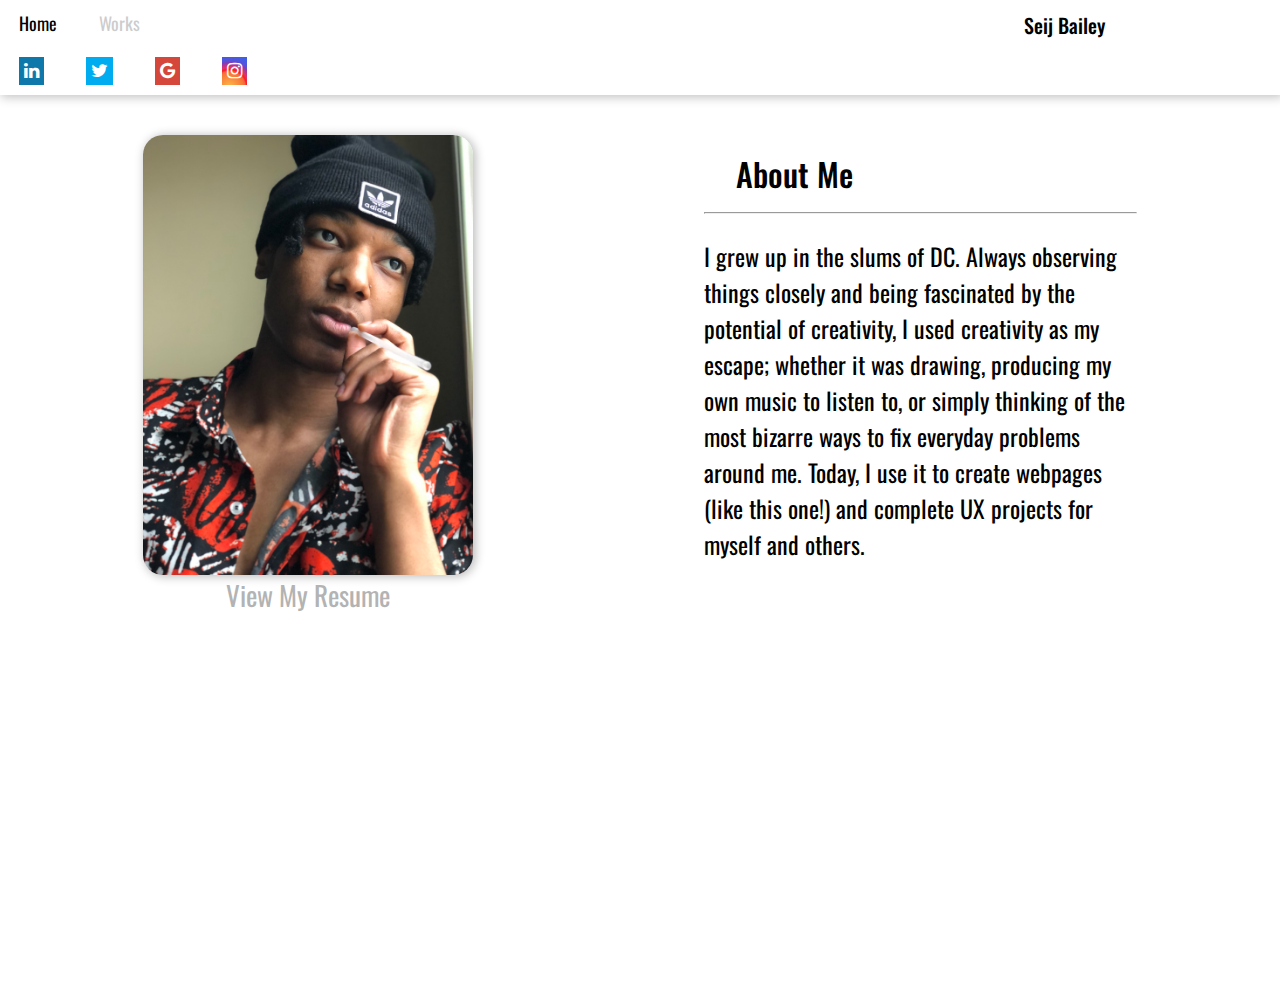
<file: index.html>
<!DOCTYPE html>
<html lang="en">

<head>
    <meta charset="UTF-8">
    <meta name="viewport" content="width=device-width, initial-scale=1.0">
    <title>My UX Portfolio</title>
    <link rel="stylesheet" href="css/index.css">
    <link rel="stylesheet" href="https://cdnjs.cloudflare.com/ajax/libs/font-awesome/4.7.0/css/font-awesome.css">
    <link href="https://fonts.googleapis.com/css?family=Oswald:200&display=swap" rel="stylesheet">
    <link rel="icon" href="images/Vaughnaz Music.JPEG">
</head>

<body>
    <header>
        <nav>
            <ul>
                <li><a class="current" href="#">Home</a></li>
                <li><a href="works.html">Works</a></li>
            </ul>
            <span>Seij Bailey</span>
            <ul class="icons">
                <li><a href="https://www.linkedin.com/in/seijbailey/"><i class="fa fa-linkedin"></i></a></li>
                <li><a href="https://twitter.com/VAUGHNAZ2"><i class="fa fa-twitter"></i></a></li>
                <li><a href="mailto:seij.baileycross@gmail.com"><i class="fa fa-google"></i></a></li>
                <li><a href="https://www.instagram.com/vaughnaz17/?hl=en"><i class="fa fa-instagram"></i></a></li>
            </ul>
        </nav>
    </header>
    <section id="gridMe">
        <div class="divSize pic">
            <img src="images/Looking Ahead.JPG" alt="This is Me Smiling with my best friend!">
            <a href="images/SeijBailey-Cross_UX_Resume.pdf">View My Resume</a>
        </div>
        <div class="divSize text">
            <h1>About Me</h1>
            <hr>
            <p>I grew up in the slums of DC. Always observing things closely and being fascinated by the potential of
                creativity, I used creativity as my escape;
                whether it was drawing, producing my own music to listen to, or simply thinking of the most bizarre ways
                to fix everyday problems around me. Today, I use it to create webpages (like this one!) and complete UX
                projects for myself and others.</p>
        </div>
    </section>
</body>

</html>
</file>
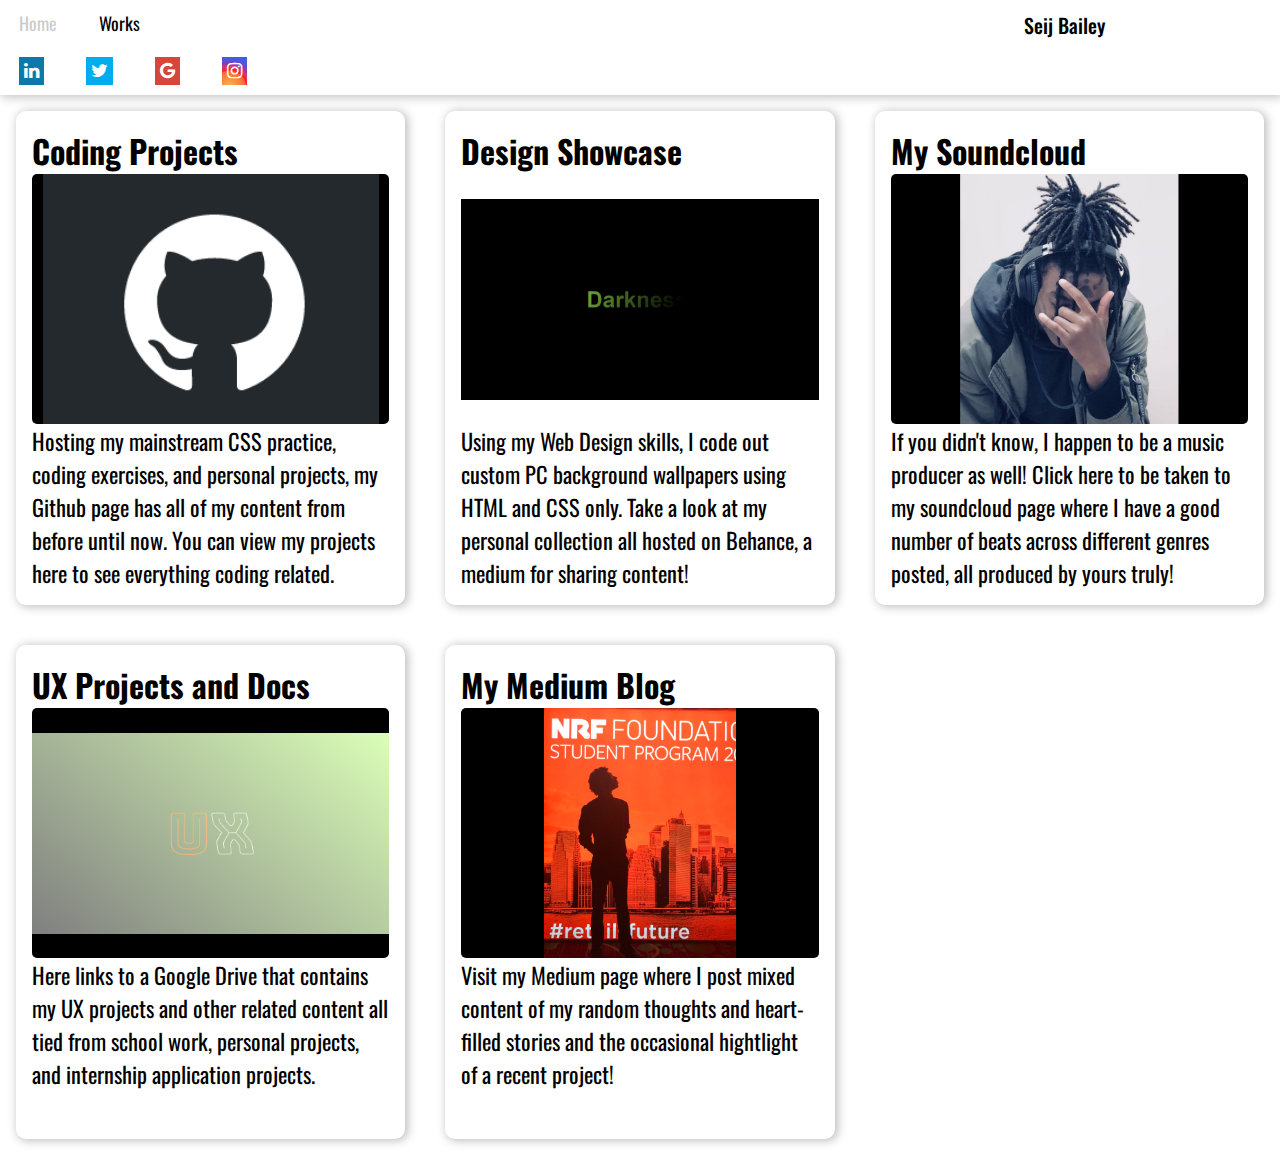
<file: works.html>
<!DOCTYPE html>
<html lang="en">

<head>
    <meta charset="UTF-8">
    <meta name="viewport" content="width=device-width, initial-scale=1.0">
    <title>Showcase Section</title>
    <link rel="stylesheet" href="css/works.css">
    <link rel="stylesheet" href="https://cdnjs.cloudflare.com/ajax/libs/font-awesome/4.7.0/css/font-awesome.css">
    <link href="https://fonts.googleapis.com/css?family=Oswald:200&display=swap" rel="stylesheet">
    <link rel="icon" href="images/Vaughnaz Music.JPEG">

</head>

</head>

<body>
    <header>
        <nav>
            <ul>
                <li><a href="index.html">Home</a></li>
                <li><a class="current" href="#">Works</a></li>
            </ul>
            <span>Seij Bailey</span>
            <ul class="icons">
                <li><a href="https://www.linkedin.com/in/seijbailey/"><i class="fa fa-linkedin"></i></a></li>
                <li><a href="https://twitter.com/VAUGHNAZ2"><i class="fa fa-twitter"></i></a></li>
                <li><a href="mailto:seij.baileycross@gmail.com"><i class="fa fa-google"></i></a></li>
                <li><a href="https://www.instagram.com/vaughnaz17/?hl=en"><i class="fa fa-instagram"></i></a></li>
            </ul>
        </nav>
    </header>
    <section id="gridMe">
        <a class="card" href="https://github.com/SeijBailey19">
            <div>
                <h1>Coding Projects</h1>
                <div class="image-one"></div>
                <p>Hosting my mainstream CSS practice, coding exercises, and personal projects, my Github page has all
                    of my content from before until now. You can view my projects here to see everything coding related.
                </p>
            </div>
        </a>

        <!-- Next card -->
        <a class="card" href="https://www.behance.net/seijbailey">
            <div>
                <h1>Design Showcase</h1>
                <div class="image-two"></div>
                <p>Using my Web Design skills, I code out custom PC background wallpapers using HTML and CSS only. Take
                    a look at my personal collection all hosted on Behance, a medium for sharing content!
                </p>
            </div>
        </a>

        <!-- Next card -->
        <a class="card" href="https://soundcloud.com/vaughnaz">
            <div>
                <h1>My Soundcloud</h1>
                <div class="image-three"></div>
                <p>If you didn't know, I happen to be a music producer as well! Click here to be taken to my soundcloud
                    page where I have a
                    good number of beats across different genres posted, all produced by yours truly!</p>
            </div>
        </a>

        <!-- Next card -->
        <a class="card" href="https://drive.google.com/open?id=1gNvB26y5BOLuhplyJ8MPnEwSsETBESkA">
            <div>
                <h1>UX Projects and Docs</h1>
                <div class="image-four"></div>
                <p>Here links to a Google Drive that contains my UX projects and other related content all tied from
                    school work, personal projects, and internship application projects.
                </p>
            </div>
        </a>

        <!-- Next card -->
        <a class="card" href="https://medium.com/@seij.baileycross">
            <div>
                <h1>My Medium Blog</h1>
                <div class="image-five"></div>
                <p>Visit my Medium page where I post mixed content of my random thoughts and heart-filled stories and
                    the occasional hightlight of a recent project! </p>
            </div>
        </a>


    </section>
</body>

</html>
</file>
<file: css/index.css>
* {
    box-sizing: border-box;
    padding: 0;
    margin: 0;
    text-decoration: none;
}

body{
    font-family: 'Oswald', sans-serif;
    color: black;
    background-color: hsl(0, 0%, 100%);
    /* overflow: hidden; */
}

/* Header Section */


header nav{
    display: grid;
    grid-template-columns: 45% 35% 20%;
    box-shadow: 2px 1px 10px 1px hsl(0, 0%, 75%);

    font-size: 18px;
}

header nav span{
    padding-top: 10px;
    font-size: 20px;
    font-weight: 500;
}

header nav ul li{
    display: inline-block;
    padding: 10px;

}

/*Social Media Icons*/

.icons li i{
    font-size: 1em;
    padding: 5px;
}

i.fa-google{
    background-color: hsl(5, 64%, 53%);
    color: white;
}

i.fa-twitter{
    background-color: hsl(197, 100%, 47%);
    color: white;
    /* border-radius: 5px; */
}
 
i.fa-instagram{
    background: radial-gradient(circle at 30% 107%, hsl(43, 100%, 75%) 0%, hsl(35, 97%, 63%) 5%, hsl(20, 92%, 59%) 40%, hsl(11, 90%, 61%) 45%, hsl(0, 98%, 55%) 50%, hsl(340, 75%, 54%) 56%, hsl(326, 57%, 48%) 62%, hsl(276, 51%, 47%) 70%, hsl(243, 63%, 58%) 75%, hsl(230, 77%, 58%) 90%);
    color: white;
    /* border-radius: 5px; */
}

i.fa-linkedin{
    background-color: hsl(199, 85%, 36%);
    color: white;
    /* border-radius: 5px; */
}

header nav a{
    color: hsl(0, 0%, 80%);
    padding: .5em;
}

a.current{   
    color: black;
}

a:hover{
    font-weight: 500;
    color: hsl(28, 80%, 60%);
}


/* Content Section */

#gridMe{
 display: grid;
 grid-template-columns: repeat(2, 1fr);
 grid-template-rows: 500px;
 grid-gap: 3em;
}

section{
    height: 100vh;
}

section > div{
    margin: 20px;
    padding: 20px;
    
    height: 100%;

    /* background-color: white; */
    border-radius: 10px;
}


div.pic{
    padding-top: 40px;
    display: flex;
    flex-direction: column;
    justify-content: center;
    align-items: center;
}

img{
    max-width: 100%;
    max-height: 100%;
    border-radius: 20px;
    box-shadow: 2px 1px 10px 1px hsl(0, 0%, 75%);
}

div > a{
    font-size: 1.7em;
    color: hsl(0, 0%, 70%);
}

div.text{
    /* background-color: white; */
    margin-right: 20%;
    height: fit-content;
    width: auto;
    /* box-shadow: 2px 1px 10px 1px hsl(0, 0%, 75%); */
}

h1{
    font-size: 2em;
    font-weight: 500;
    text-indent: 1em;
    padding: 15px 0px 15px 0px;
}

p{
    font-size: 1.5em;
    padding-top: 1em;
}

/* Footer Section */
footer{
    position: absolute;
    bottom: 2;
    height: 150px;
    width: 100vw;

    background-color: aquamarine;
}

/* Media Queries */

@media (max-width: 1360px){
    header nav{
        display: grid;
        grid-template-columns: 80% 20%;
        box-shadow: 2px 1px 10px 1px hsl(0, 0%, 75%); 
        font-size: 18px;
    }
}

@media (max-width: 800px) {
    #gridMe{
        grid-template-columns: 1fr;
        grid-template-rows: 500px;
        grid-gap: 2em;
       }

    section > div{
        padding: 20px;
        
        height: 100%;
    
        /* background-color: white; */
        border-radius: 10px;
    }

    div.text{
        background-color: white;
          box-shadow: 2px 1px 10px 1px hsl(0, 0%, 75%);
        margin: 20px;
        height: fit-content;
        text-align: center;
        font-size: 18px;
    }

    div.text h1{
        text-indent: 0;
    }

    /* Nav */
    header nav{
        display: grid;
        grid-template-columns: 80% 20%;
        box-shadow: 2px 1px 10px 1px hsl(0, 0%, 75%);
    
        font-size: 18px;
    }
}
</file>
<file: css/works.css>
/* Global */
* {
    box-sizing: border-box;
    padding: 0;
    margin: 0;
    text-decoration: none;
}

body{
    font-family: 'Oswald', sans-serif;
    color: black;
    background-color: hsl(0, 0%, 100%);
}

/* Header */

header nav{
    display: grid;
    grid-template-columns: 45% 35% 20%;
    box-shadow: 2px 1px 10px 1px hsl(0, 0%, 75%);

    font-size: 18px;
}

header nav span{
    padding-top: 10px;
    font-size: 20px;
    font-weight: 500;
}

header nav ul li{
    display: inline-block;
    padding: 10px;

}

/*Social Media Icons*/

.icons li i{
    font-size: 1em;
    padding: 5px;
}

i.fa-google{
    background-color: hsl(5, 64%, 53%);
    color: white;
}

i.fa-twitter{
    background-color: hsl(197, 100%, 47%);
    color: white;
    /* border-radius: 5px; */
}
 
i.fa-instagram{
    background: radial-gradient(circle at 30% 107%, hsl(43, 100%, 75%) 0%, hsl(35, 97%, 63%) 5%, hsl(20, 92%, 59%) 40%, hsl(11, 90%, 61%) 45%, hsl(0, 98%, 55%) 50%, hsl(340, 75%, 54%) 56%, hsl(326, 57%, 48%) 62%, hsl(276, 51%, 47%) 70%, hsl(243, 63%, 58%) 75%, hsl(230, 77%, 58%) 90%);
    color: white;
    /* border-radius: 5px; */
}

i.fa-linkedin{
    background-color: hsl(199, 85%, 36%);
    color: white;
    /* border-radius: 5px; */
}

header nav a{
    color: hsl(0, 0%, 80%);
    padding: .5em;
}

a.current{   
    color: black;
}

a:hover{
    font-weight: 500;
    color: hsl(28, 80%, 60%);
}

/* Section */

#gridMe{
    display: grid;
    grid-template-columns: repeat(3, 1fr);
    grid-template-rows: repeat(2, 1fr);
    padding: 1rem;
    grid-gap: 2.5em;
   }

 a{
     color: hsl(0, 0%, 0%);
 }


 a.card{
    background-color: hsl(0, 0%, 100%);
    box-shadow: 2px 1px 10px 1px hsl(0, 0%, 75%);
    border-radius: 10px;
    height: auto;
    width: auto;
    
    transition: all .2s ease-in-out;
}

a.card:hover{
    transform: scale(1.03);
}

a > div{
    padding: 1em;
}

a.card > div > p{
    font-size: 1.4em;
}

.image-one, 
.image-two, 
.image-three, 
.image-four, 
.image-five{
    height: 250px;
    width: 100%;
    border-radius: 5px;
}

.image-one{
    background: url('../images/Screenshot\ \(62\).png') no-repeat;
    background-size: contain;
    background-position: center;
    background-color: black;
}

.image-two{
    background: url('../images/Darkness\ 01.png') no-repeat;
    background-size: contain;
    background-position: center;
}

.image-three{
    background: url('../images/Vaughnaz\ Music.JPEG') no-repeat;
    background-size: contain;
    background-position: center;
    background-color: black;
}

.image-four{
    background: url('../images/Custom\ UX\ Logo.png') no-repeat;
    background-size: contain;
    background-position: center;
    background-color: black;
}

.image-five{
    background: url('../images/NRF-Sign.jpg') no-repeat;
    background-size: contain;
    background-position: center;
    background-color: black;
}

@media (max-width: 1360px){
    header nav{
        display: grid;
        grid-template-columns: 80% 20%;
        box-shadow: 2px 1px 10px 1px hsl(0, 0%, 75%); 
        font-size: 18px;
    }
}

@media (max-width: 1150px){
    /* Section */
    #gridMe{
        display: grid;
        grid-template-columns: repeat(2, 1fr);
        grid-template-rows: repeat(2, 1fr);
        padding: 1rem;
        grid-gap: 2.5em;
       }

    /* Nav */
}

@media (max-width: 620px) {
    /* Section */
    #gridMe{
        display: grid;
        grid-template-columns: 1fr;
        grid-template-rows: 1fr;
        padding: 1rem;
        grid-gap: 2.5em;
       }

    /* Nav */
    header nav{
        display: grid;
        grid-template-columns: 80% 20%;
        box-shadow: 2px 1px 10px 1px hsl(0, 0%, 75%);
    
        font-size: 18px;
    }
}
</file>
